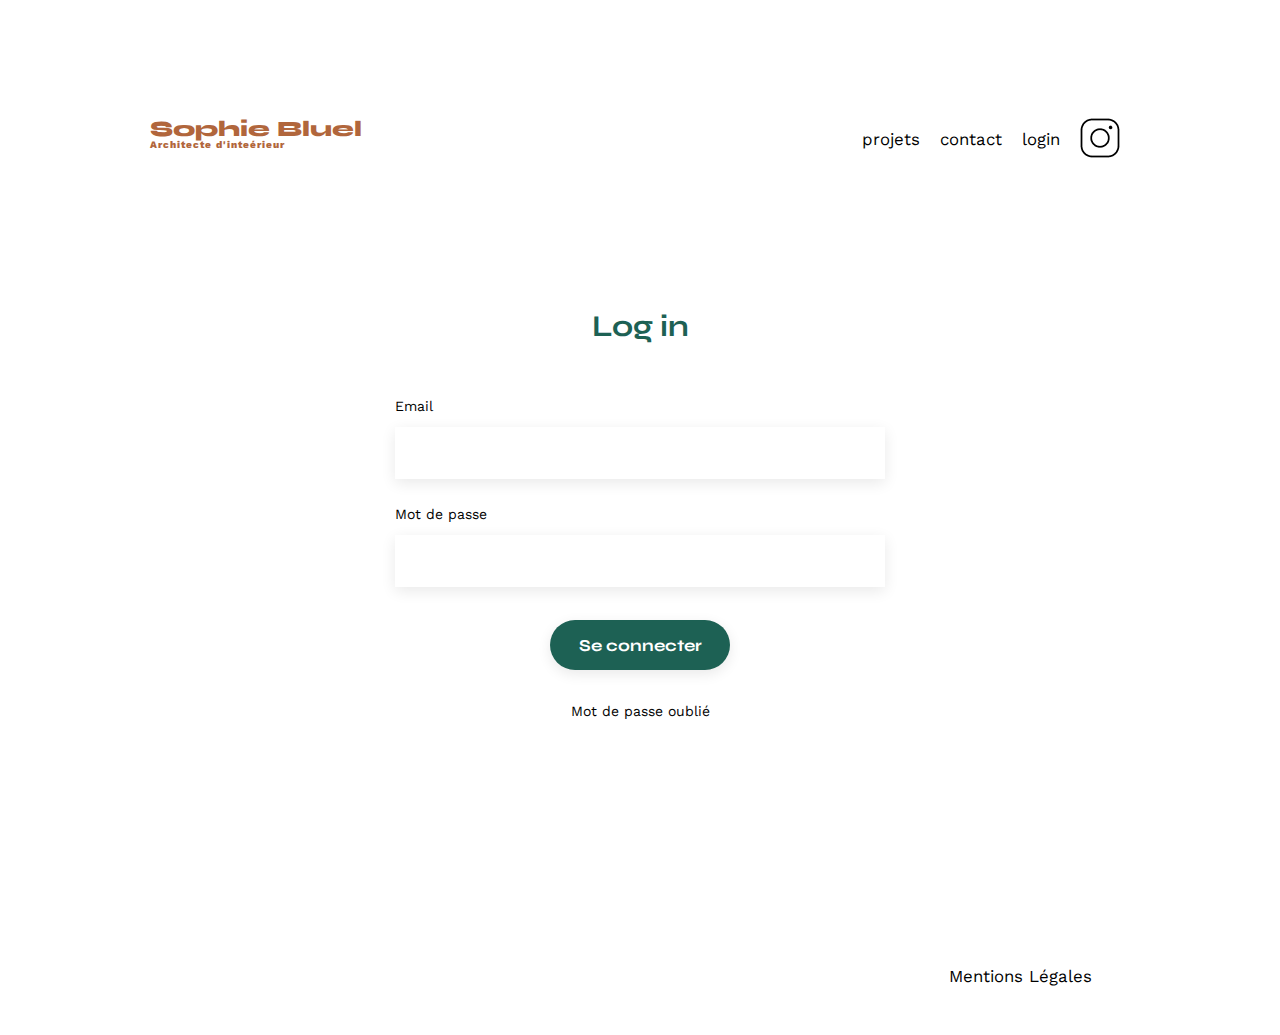
<file: FrontEnd/login.html>
<!DOCTYPE html>
<html lang="fr">
<head>
	<meta charset="UTF-8">
	<title>Sophie Bluel - Architecte d'intérieur - Login</title>
	<meta name="viewport" content="width=device-width, initial-scale=1.0">
	<link rel="preconnect" href="https://fonts.googleapis.com">
	<link rel="preconnect" href="https://fonts.gstatic.com" crossorigin>
	<link href="https://fonts.googleapis.com/css2?family=Syne:wght@700;800&family=Work+Sans&display=swap" rel="stylesheet">
	<meta name="description" content="">
	<link rel="stylesheet" href="./assets/style.css">
	<link rel="shortcut icon" href="#">
</head>
<body>

<header>
	<div id="Admintoolbarhide">
		<p><img src="assets/icons/modifier.png" alt="IconeModifier"> Mode d'édition</p>
		<button type="button" id="savechange">Publier les changements</button>
	</div>
	<div id="headbase">
		<h1>Sophie Bluel <span>Architecte d'inteérieur</span></h1>
		<nav>
			<ul>
				<li><a href="index.html">projets</a></li>
				<li><a href="index.html#contact">contact</a></li>
				<li>login</li>
				<li><img src="./assets/icons/instagram.png" alt="Instagram"></li>
			</ul>
		</nav>
	</div>
</header>
<main>
<section id="log">
    <h2>Log in</h2>
    <form action="connexion" method="post" id="loginform">
        <label for="email">Email</label>
        <input type="email" name="email" id="email" required="required">
        <label for="password">Mot de passe</label>
        <input type="password" name="password" id="password" autocomplete="on">
        <input type="submit" value="Se connecter" id="submit">
    </form>
    <p><a href="#">Mot de passe oublié</a></p>
</section>
</main>
<footer>
	<nav>
		<ul>
			<li>Mentions Légales</li>
		</ul>
	</nav>
</footer>
<script src="login.js"></script>
</body>
</html>
</file>
<file: FrontEnd/assets/style.css>
/* http://meyerweb.com/eric/tools/css/reset/
   v2.0 | 20110126
   License: none (public domain)
*/

html, body, div, span, applet, object, iframe,
h1, h2, h3, h4, h5, h6, p, blockquote, pre,
a, abbr, acronym, address, big, cite, code,
del, dfn, em, img, ins, kbd, q, s, samp,
small, strike, strong, sub, sup, tt, var,
b, u, i, center,
dl, dt, dd, ol, ul, li,
fieldset, form, label, legend,
table, caption, tbody, tfoot, thead, tr, th, td,
article, aside, canvas, details, embed,
figure, figcaption, footer, header, hgroup,
menu, nav, output, ruby, section, summary,
time, mark, audio, video {
	margin: 0;
	padding: 0;
	border: 0;
	font-size: 100%;
	font: inherit;
	vertical-align: baseline;
}
/* HTML5 display-role reset for older browsers */
article, aside, details, figcaption, figure,
footer, header, hgroup, menu, nav, section {
	display: block;
}
body {
	line-height: 1;
}
ol, ul {
	list-style: none;
}
blockquote, q {
	quotes: none;
}
blockquote:before, blockquote:after,
q:before, q:after {
	content: '';
	content: none;
}
table {
	border-collapse: collapse;
	border-spacing: 0;
}
/** end reset css**/
body {
	max-width: 1440px;
	margin:auto;
	font-family: 'Work Sans' ;
	font-size: 14px;
}
header{
	display: flex;
	flex-direction: column;
}
#Admintoolbarhide {
	visibility: hidden;
}
#Admintoolbar {
	visibility: visible;
	width: 100%;
	height: 59px;
	display: flex;
	align-items: center;
	justify-content: center;
	background-color: black;
	color: white;
}

#headbase {
	display: flex;
	flex-direction: row;
	justify-content: space-between;
	margin: 50px 150px
}

#savechange {
	color: black;
	background-color: white;
	border: none;

}
section {
	margin: 50px 0
}

h1{
	display: flex;
	flex-direction: column;
	font-family: 'Syne';
	font-size: 22px;
	font-weight: 800;
	color: #B1663C
}

h1 > span {
	font-family: 'Work Sans';
	font-size:10px;
	letter-spacing: 0.1em;
;
}

h2{
	font-family: 'Syne';
	font-weight: 700;
	font-size: 30px;
	color: #1D6154
}
nav ul {
	display: flex;
	align-items: center;
	list-style-type: none;

}
nav li {
	padding: 0 10px;
	font-size: 1.2em;
}

li:hover , li>a:hover {
	color: #B1663C;
}
main {
	margin: 0px 150px;
}

#introduction {
	display: flex;
	align-items: center;
}
#introduction figure {
	flex: 1
}
#profilpicture {
	display: block;
	margin: auto;
	width: 80%;
	margin-bottom: 15px;
}

#introduction div {
	flex: 1
}
#introduction h2 {
	margin-bottom: 1em;
	margin-top: 15px;
}

#introduction p {
	margin-bottom: 0.5em;
}
#portfolio h2 {
	text-align: center;
	margin-bottom: 1em;
	display: flex;
    align-items: center;
    justify-content: center;
}
.gallery {
	width: 100%;
	display: grid;
	grid-template-columns: 1fr 1fr 1fr;
	grid-column-gap: 20px;
	grid-row-gap: 20px;
}

.gallery img {
	width: 100%;

}

#log {
	padding-top: 100px;
	padding-bottom: 200px;
}

#contact , #log  {
	width: 50%;
	margin: auto;
}
#contact > * , #log > * {
	text-align: center;

}
#contact h2, #log h2{
	margin-bottom: 20px;
}
#contact form , #log form , #modalajoutimage form{
	text-align: left;
	margin-top:30px;
	display: flex;
	flex-direction: column;
}
#modalajoutimage form {
	width: 80%;
}

#contact input , #log input , #modalajoutimage input,#modalajoutimage select {
	height: 50px;
	font-size: 1.2em;
	border: none;
	box-shadow: 0px 4px 14px rgba(0, 0, 0, 0.09);
}
#contact label , #log label  , #modalajoutimage label{
	margin: 2em 0 1em 0;
}
#contact textarea {
	border: none;
	box-shadow: 0px 4px 14px rgba(0, 0, 0, 0.09);
}

input[type="submit"]{
	font-family: 'Syne';
	font-weight: 700;
	color: white;
	background-color: #1D6154;
	margin : 2em auto ;
	width: 180px;
	text-align: center;
	border-radius: 60px ;
}
#valider {
	background-color: #B3B3B3;
}

footer nav ul {
	display: flex;
	justify-content: flex-end;
	margin: 2em
}
footer {
	margin: 50px 150px;
}

#filtres
{
	display: flex;
	justify-content: center;
	margin-bottom: 1em;
}

.buttonfilter:hover, input[type="submit"]:hover , #ajout:hover {
	background-color: #0E2F28;
	color: white;

}

button , #ajout
{
	font-family: 'Syne';
display: flex;
justify-content: center;
align-items: center;
color: #1D6154;
border: 1px solid #1D6154;
border-radius: 60px; 
background-color: unset;
margin-left: 1em;
padding-left: 2em;
padding-right: 2em;
height: 50px;
min-width: 75px;

}

.active {
	color: white;
	background-color:#1D6154;
}

.buttonmodifier {
	border: none;
	color: black;
	align-items: flex-start;
}

.icon{
	height: 15px;
	width: auto;
}

a {
	color: black;
	outline: none;
	text-decoration: none;
}
#lienmodal1 {

margin-left: 57px;
}
#lienmodal2 {
	margin-left: 0;
}
#titleportfolio {
	display: flex;
	justify-content: center;
	align-items: center;
}
#titleportfolio a {
	margin-left: 1em;
	margin-bottom: 2em;
}

/*section style de la modal*/
.modal{
    position: fixed;
    width: 100%;
	max-width: 1440px;
    height: 100%;
    background: rgba(0, 0, 0, 0.8);
    display: flex;
    justify-content: center;
    align-items: center;
}
.modalwrapeur{
    background-color: white;
    margin: auto;
    display: flex;
    flex-direction: column;
    width: 630px;
    max-width: calc(100vw - 20px);
    min-height: 731px;
    padding: 20px;
    align-items: center;

}
.gallerymodal {
    margin: 1%;
    width:80%;
    display: grid;
    grid-template-columns: 1fr 1fr 1fr 1fr 1fr;
    grid-column-gap:2%;
	grid-row-gap: 1%;
	
}
.gallerymodal figure {
	position: relative;
}

.gallerymodal i {
	color: white;
    background-color: black;
    width: 20px;
    height: 20px;
    display: flex;
    justify-content: center;
    align-content: center;
    flex-wrap: wrap;    
	position: absolute;
    top: 0;
    right: 0;
}

.gallerymodal img {
    width: 100%;
}

.close::before {
	content: "X";
	font-size: initial;	
}

.close {
	align-self: flex-end;
	font-size: 0;
	border: none;
	color: black;
}

#return {
	border: none;
	color: black;
    margin-bottom: 0;
    height: 37px;
    min-width: 75px;
	display: flex;
	align-items: center;
	justify-content: center;
}

.titlemodal {
	font-size: 26px;
	font-family: 'Work Sans';
	margin-bottom: 1em;
}
hr {
	border: none;
    border-bottom: 2px solid #B3B3B3;
    color: #B3B3B3;
    overflow: visible;
    text-align: center;
    height: 5px;
	width: 80%;
	margin-top: 76px;
	margin-bottom: 38px;
}

#ajout {
	background-color: #1D6154;
	color: white;
}

#suppression {
	margin-top: 20px;
	color: red;
}
.direction {
	display: flex;
	flex-direction: row;
	justify-content: space-between;
	width: 100%;
	margin-bottom: 2em;
    align-items: center;
}

/*style de la boite d'ajout image*/
#newimage , #newimage div{
    background-color: #E8F1F6;
    display: flex;
    flex-direction: column;
    flex-wrap: wrap;
    align-content: center;
    justify-content: center;
    align-items: center;
}
#newfile {
	opacity: 0;
	position: absolute;
}

#buttonajout {
	font-family: 'Syne';
	display: flex;
	justify-content: center;
	align-items: center;
	color: #306685;
	border-radius: 60px; 
	background-color: #CBD6DC;
	margin-left: 1em;
	padding: 1em;
	min-width: 173px;
}
#preview {
	max-height: 193px;
}
</file>
